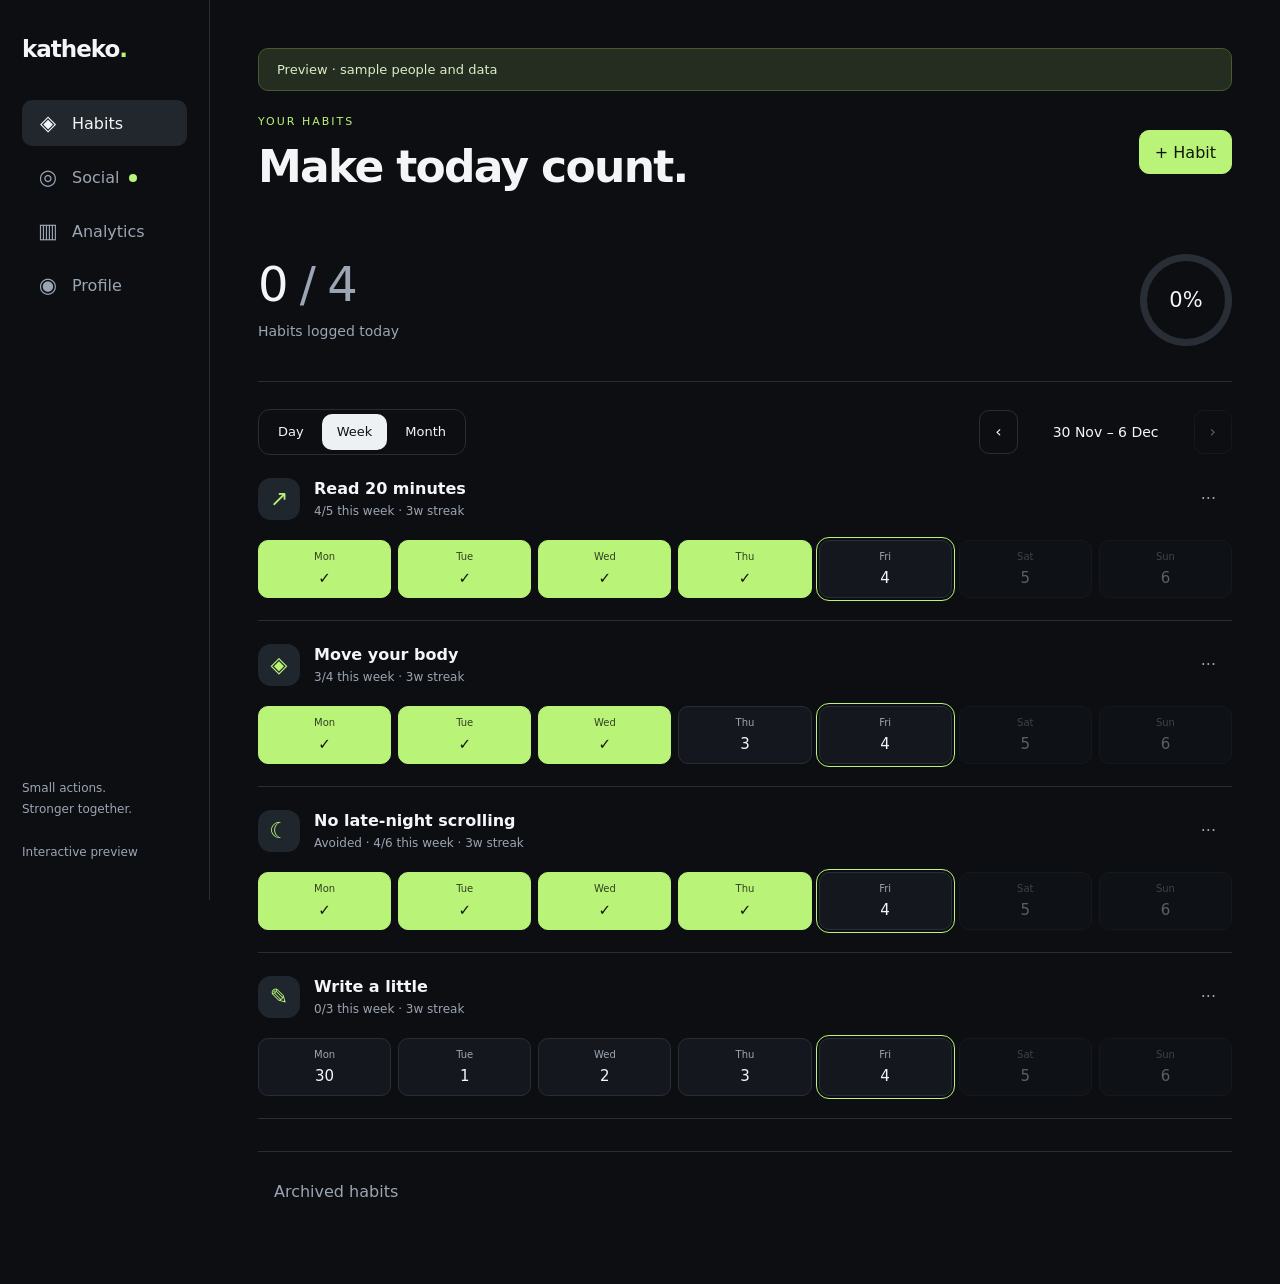
<file: preview-v2.html>
<!doctype html>
<html lang="en-GB"><head><meta charset="utf-8"><meta name="viewport" content="width=device-width,initial-scale=1"><title>Katheko v2 · Preview</title><link rel="stylesheet" href="v2.css"></head><body><div id="app"></div><script>window.KATHEKO_PREVIEW=true;</script><script src="v2-core.js"></script><script src="v2.js"></script></body></html>
</file>
<file: v2.css>
:root{color-scheme:dark;--bg:#0c0e11;--panel:#14171c;--line:#292e36;--text:#f3f5f7;--muted:#9ca5b3;--accent:#b9f478;font-family:Inter,ui-sans-serif,system-ui,-apple-system,BlinkMacSystemFont,'Segoe UI',sans-serif}*{box-sizing:border-box}body{margin:0;background:var(--bg);color:var(--text)}button,input,select{font:inherit}button,a{ -webkit-tap-highlight-color:transparent}button{cursor:pointer;border:1px solid var(--line);background:transparent;color:var(--text);border-radius:10px;padding:11px 15px;min-height:44px}button:hover{background:#242a32}button:disabled{opacity:.35;cursor:default}button:focus-visible,a:focus-visible,input:focus-visible,select:focus-visible{outline:2px solid var(--accent);outline-offset:3px}button.primary,button.selected{background:var(--accent);color:#101609;border-color:var(--accent)}button.quiet{border-color:transparent;color:var(--muted)}input,select{width:100%;min-height:46px;background:var(--bg);color:var(--text);border:1px solid var(--line);padding:12px;border-radius:9px}label{display:grid;gap:8px;color:var(--muted);font-size:14px}h1,h2,h3,p{margin:0}h1{font-size:clamp(28px,4vw,44px);letter-spacing:-1.7px;font-weight:600}h2{font-size:20px;font-weight:550;letter-spacing:-.5px}h3{font-size:16px;font-weight:550}small,.muted{color:var(--muted)}small{font-size:12px}p{line-height:1.6}a{color:var(--accent)}.shell{display:grid;grid-template-columns:210px minmax(0,1fr);min-height:100vh}.rail{position:sticky;top:0;height:100vh;border-right:1px solid var(--line);padding:36px 22px;display:flex;flex-direction:column;gap:38px}.brand{font-size:23px;letter-spacing:-1px;font-weight:650}.brand span{color:var(--accent)}.rail nav{display:grid;gap:8px}.navitem{display:flex;align-items:center;gap:13px;border:0;text-align:left;color:var(--muted)}.navitem.active{background:#22272e;color:var(--text)}.navicon{width:22px;font-size:21px;text-align:center}.railfooter{margin-top:auto;font-size:12px;line-height:1.8;color:var(--muted)}main{width:100%;max-width:1160px;margin:auto;padding:48px 48px 70px;align-self:start}.top{display:flex;justify-content:space-between;gap:16px;align-items:center;margin-bottom:34px}.eyebrow{font-size:11px;text-transform:uppercase;letter-spacing:2px;color:var(--accent);margin-bottom:10px}.row{display:flex;justify-content:space-between;align-items:center;gap:16px}.wrap{flex-wrap:wrap}.toolbar{display:flex;gap:8px;flex-wrap:wrap;align-items:center}.seg{display:flex;padding:4px;border:1px solid var(--line);border-radius:12px;gap:3px}.seg button{border:0;min-height:36px;padding:7px 15px;font-size:13px}.seg button.selected{background:#eef1f4;color:#101215}.panel{background:var(--panel);border:1px solid var(--line);border-radius:16px;padding:25px;margin-top:20px}.hero{display:grid;grid-template-columns:1fr auto;align-items:center;gap:20px;padding:28px 0 35px;border-bottom:1px solid var(--line);margin-bottom:27px}.hero strong{font-size:48px;font-weight:500;letter-spacing:-2px}.hero p{margin-top:8px;color:var(--muted);font-size:14px}.ring{width:92px;height:92px;border-radius:50%;background:conic-gradient(var(--accent) calc(var(--value)*1%),#292e36 0);display:grid;place-items:center}.ring span{background:var(--bg);border-radius:50%;width:78px;height:78px;display:grid;place-items:center;font-size:21px}.habit{padding:22px 0;border-bottom:1px solid var(--line)}.habit-title{display:flex;gap:14px;align-items:center}.habit-symbol{width:42px;height:42px;background:#20262d;border-radius:13px;display:grid;place-items:center;color:var(--accent);font-size:22px}.habit small{display:block;margin-top:6px}.days{display:grid;grid-template-columns:repeat(7,minmax(0,1fr));gap:7px;margin-top:19px}.day{display:grid;gap:7px;justify-items:center;border:1px solid var(--line);background:#14181e;padding:10px 0;min-width:0}.day.done{background:#b9f478;color:#101609;border-color:#b9f478}.day.done small{color:#304121}.day.today{outline:1px solid #b9f478;outline-offset:2px}.day small{font-size:10px;margin:0}.day b{font-size:15px;font-weight:500}.calendar .day{min-height:50px;padding:7px}.calendar{max-width:560px}.blank{visibility:hidden}.stats{display:grid;grid-template-columns:repeat(3,1fr);gap:20px;margin:30px 0}.stat{border-right:1px solid var(--line);padding-right:12px}.stat:last-child{border:0}.stat strong{font-size:35px;display:block;font-weight:500;letter-spacing:-1px}.stat span{display:block;font-size:12px;color:var(--muted);margin-top:7px}.bar{height:6px;background:#2a3038;border-radius:4px;overflow:hidden;margin-top:14px}.bar i{display:block;height:100%;background:var(--accent)}.avatar{width:44px;height:44px;border-radius:50%;display:grid;place-items:center;background:#292f38;font-size:15px}.friend{padding:20px 0;border-bottom:1px solid var(--line)}.positive{color:var(--accent)}.badge{font-size:11px;padding:4px 8px;background:#252c34;border-radius:6px;color:#c8d0db}.empty{padding:42px 12px;text-align:center;color:var(--muted);line-height:1.7}.empty h2{color:var(--text);margin-bottom:12px}.form{display:grid;gap:18px}.form .toolbar{margin-top:10px}dialog{color:var(--text);background:var(--panel);border:1px solid var(--line);border-radius:18px;width:min(480px,calc(100% - 32px));padding:28px;max-height:90vh;overflow:auto}dialog::backdrop{background:#000a;backdrop-filter:blur(5px)}dialog h2{margin-bottom:25px}.status{font-size:12px;color:var(--muted)}.notice{background:#252c20;border:1px solid #435b31;color:#d9efc7;padding:13px 18px;border-radius:10px;margin-bottom:22px;font-size:13px}.error{color:#ffb5b5}.auth{max-width:390px;margin:12vh auto;padding:25px}.auth .brand{margin-bottom:45px}.auth h1{margin-bottom:25px}.foot{margin-top:28px;padding-top:18px;border-top:1px solid var(--line)}details{margin-top:18px;font-size:13px;color:var(--muted);line-height:1.8}summary{cursor:pointer;color:var(--text)}#v2toast{position:fixed;bottom:90px;left:50%;transform:translateX(-50%);max-width:90%;z-index:20;background:#edf2e7;color:#17210d;border-radius:10px;padding:14px 22px;box-shadow:0 6px 28px #0008}.splitgrid{display:grid;grid-template-columns:1fr 1fr;gap:20px}.activity{padding:15px 0;border-bottom:1px solid var(--line);font-size:13px;line-height:1.7}.period{min-width:160px;text-align:center;font-size:14px}.check{font-size:23px;min-width:48px}.check.done{color:#101609;background:var(--accent)}.hint{font-size:13px;color:var(--muted);margin-top:14px}.profilehead{display:flex;align-items:center;gap:18px;margin:32px 0}.profilehead .avatar{width:64px;height:64px;font-size:22px}.mobilelabel{display:none}@media(max-width:900px){main{padding:32px 25px 95px}.shell{grid-template-columns:160px 1fr}.rail{padding:28px 12px}.splitgrid{grid-template-columns:1fr}}@media(max-width:650px){.shell{display:block}.rail{position:fixed;top:auto;bottom:0;left:0;right:0;height:auto;padding:8px 10px calc(8px + env(safe-area-inset-bottom));background:#101318f5;backdrop-filter:blur(14px);z-index:10;border:0;border-top:1px solid var(--line)}.rail>.brand,.railfooter{display:none}.rail nav{display:grid;grid-template-columns:repeat(4,1fr);gap:3px}.navitem{display:grid;justify-items:center;gap:4px;padding:7px 2px;font-size:10px;border-radius:10px}.navicon{font-size:20px}.navitem.active{color:var(--accent);background:transparent}main{padding:28px 20px 110px}.top{margin-bottom:20px}.hero{padding:18px 0 25px}.hero strong{font-size:40px}.panel{padding:20px}.stats{gap:12px}.stat strong{font-size:28px}.day{padding:9px 0}.day small{font-size:9px}.habit-title{gap:10px}.period{min-width:130px}.mobilelabel{display:block;font-size:13px;letter-spacing:2px;margin-bottom:25px}.toolbar button{padding-left:11px;padding-right:11px}.ring{width:78px;height:78px}.ring span{width:65px;height:65px;font-size:18px}}@media(prefers-reduced-motion:reduce){*{scroll-behavior:auto!important}} 

.newdot{display:inline-block;width:8px;height:8px;border-radius:50%;background:var(--accent);margin-left:4px;vertical-align:middle}.notice p{margin-top:10px}

.tutorial { width: min(540px, calc(100% - 32px)); }
.tutorial h2 { margin: 0 0 12px; }
.tutorial-example { background: var(--bg); border: 1px solid var(--line); border-radius: 12px; padding: 14px; margin-top: 20px; }
.tutorial-example small { display: block; margin-top: 4px; }
.tutorial [role="status"]:empty { display: none; }
.archive-switch{margin-top:32px}
.help-document{max-height:min(60vh,640px);overflow:auto;padding-right:8px}
.help-document h3{margin:24px 0 6px;color:var(--lime)}
.help-document p{margin:0;line-height:1.65;color:var(--muted)}
</file>
